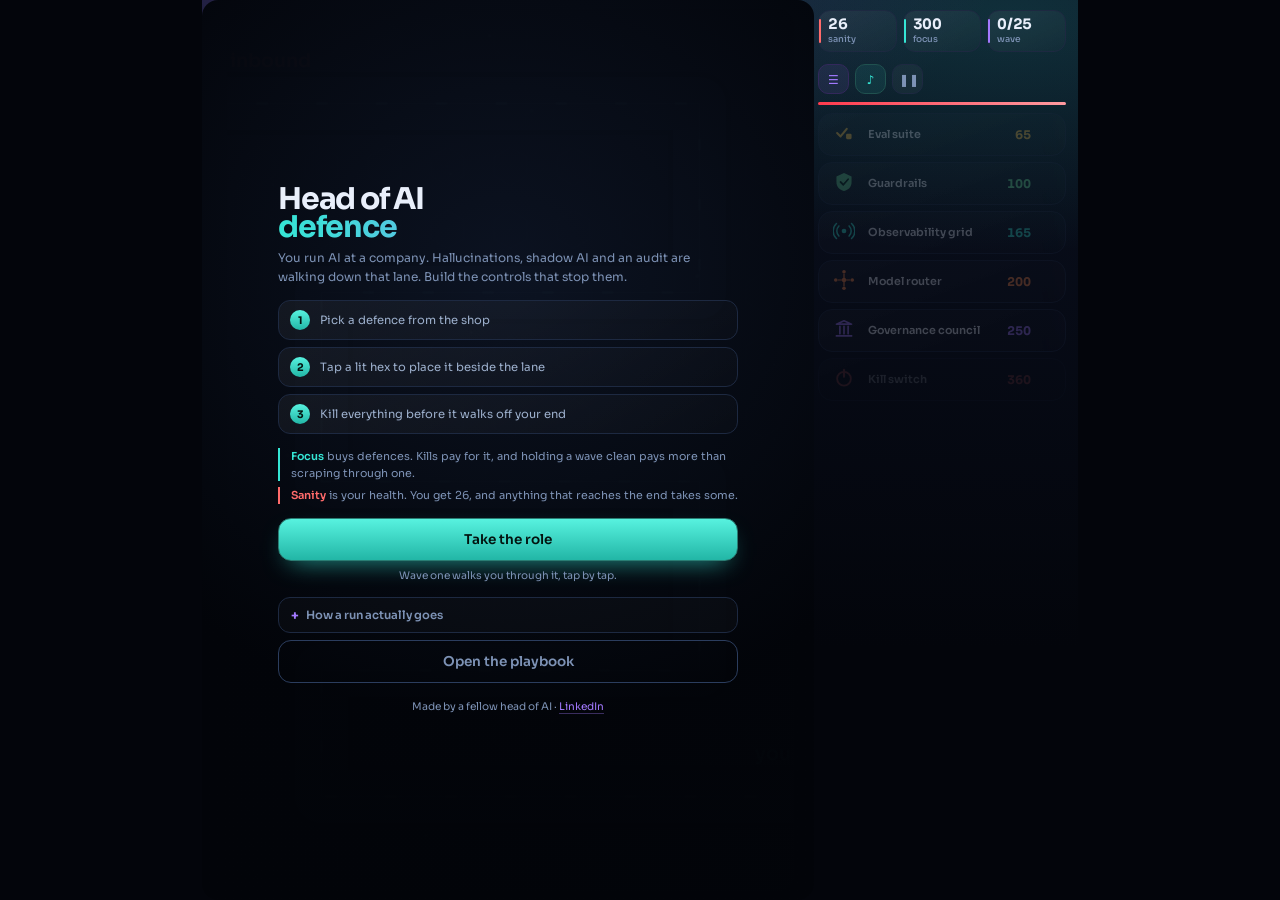
<file: index.html>
<!DOCTYPE html>
<html lang="en">
<head>
<meta charset="utf-8">
<meta name="viewport" content="width=device-width, initial-scale=1, maximum-scale=1, user-scalable=no, viewport-fit=cover">
<title>Head of AI: defence · an AI governance tower defence game</title>
<meta name="description" content="A free browser tower defence game about running AI inside a company. Hold off hallucinations, shadow AI, prompt injection and an EU AI Act audit across 25 waves.">
<meta name="keywords" content="tower defence game, tower defense game, AI governance, AI risk management, AI failure modes, hallucinations, shadow AI, prompt injection, model drift, EU AI Act, LLMOps, AI safety, browser game, free online game, no install, head of AI">
<meta name="author" content="geekyme">
<meta name="robots" content="index, follow, max-image-preview:large">
<link rel="canonical" href="https://geekyme.github.io/ai-tower-defense/">

<!-- Social preview. Absolute URLs: crawlers do not resolve relative ones reliably. -->
<meta property="og:type" content="website">
<meta property="og:site_name" content="Head of AI: defence">
<meta property="og:locale" content="en_GB">
<meta property="og:url" content="https://geekyme.github.io/ai-tower-defense/">
<meta property="og:title" content="Head of AI: defence · an AI governance tower defence game">
<meta property="og:description" content="Hold the line against hallucinations, shadow AI, the frozen middle and the EU AI Act audit. 25 waves, 37 real failure modes, and a lesson unlocked every wave you clear.">
<meta property="og:image" content="https://geekyme.github.io/ai-tower-defense/assets/og-game.png">
<meta property="og:image:type" content="image/png">
<meta property="og:image:width" content="1200">
<meta property="og:image:height" content="630">
<meta property="og:image:alt" content="Head of AI: defence. A tower defence board with defences covering a lane, beside the words hallucinations, shadow AI, prompt injection, the frozen middle and EU AI Act audit.">

<meta name="twitter:card" content="summary_large_image">
<meta name="twitter:title" content="Head of AI: defence · an AI governance tower defence game">
<meta name="twitter:description" content="Hold the line against hallucinations, shadow AI, the frozen middle and the EU AI Act audit. Every wave you clear unlocks a lesson.">
<meta name="twitter:image" content="https://geekyme.github.io/ai-tower-defense/assets/og-game.png">
<meta name="twitter:image:alt" content="Head of AI: defence. A tower defence board with defences covering a lane.">

<meta name="theme-color" content="#03050b">
<meta name="application-name" content="Head of AI: defence">
<meta name="apple-mobile-web-app-title" content="Head of AI">
<meta name="apple-mobile-web-app-capable" content="yes">
<meta name="mobile-web-app-capable" content="yes">
<meta name="apple-mobile-web-app-status-bar-style" content="black-translucent">
<link rel="icon" href="assets/favicon.svg" type="image/svg+xml">
<link rel="apple-touch-icon" href="assets/icon-180.png">
<link rel="manifest" href="site.webmanifest">
<link rel="author" href="https://www.linkedin.com/in/geekyme/">

<script type="application/ld+json">
{
  "@context": "https://schema.org",
  "@type": "VideoGame",
  "name": "Head of AI: defence",
  "url": "https://geekyme.github.io/ai-tower-defense/",
  "image": "https://geekyme.github.io/ai-tower-defense/assets/og-game.png",
  "description": "A tower defence game about running AI inside a company. Twenty five waves across five eras, where every threat is a real AI failure mode and every defence is a real control. Clearing a wave unlocks that wave's lesson.",
  "genre": ["Tower defence", "Strategy", "Educational game"],
  "keywords": "AI governance, AI risk, tower defence, browser game, EU AI Act, shadow AI, prompt injection",
  "gamePlatform": "Web browser",
  "applicationCategory": "GameApplication",
  "operatingSystem": "Any (modern web browser)",
  "playMode": "SinglePlayer",
  "inLanguage": "en",
  "isAccessibleForFree": true,
  "author": {
    "@type": "Person",
    "name": "geekyme",
    "url": "https://www.linkedin.com/in/geekyme/",
    "sameAs": ["https://github.com/geekyme"]
  },
  "offers": { "@type": "Offer", "price": "0", "priceCurrency": "USD", "availability": "https://schema.org/InStock" }
}
</script>

<link rel="preconnect" href="https://fonts.googleapis.com">
<link rel="preconnect" href="https://fonts.gstatic.com" crossorigin>
<link href="https://fonts.googleapis.com/css2?family=Sora:wght@400;500;600;700&display=swap" rel="stylesheet">
<link rel="stylesheet" href="styles/tokens.css">
<link rel="stylesheet" href="styles/game.css">
</head>
<body>
<div id="app">
  <div id="hud">
    <div class="stat" id="sanityStat"><b id="sanityVal">26</b><span>sanity</span></div>
    <div class="stat" id="focusStat"><b id="focusVal">300</b><span>focus</span></div>
    <div class="stat" id="waveStat"><b id="waveVal">0/25</b><span>wave</span></div>
    <div class="grow"></div>
    <a class="iconbtn" href="lessons.html" id="bookBtn" title="Playbook" aria-label="Open the playbook">☰</a>
    <button class="iconbtn on" id="sndBtn" type="button" title="Sound" aria-label="Toggle sound and music">♪</button>
    <button class="iconbtn" id="pauseBtn" type="button" title="Pause" aria-label="Pause">❚❚</button>
  </div>
  <div id="sanityTrack"><div id="sanityFill"></div></div>

  <div id="stage">
    <canvas id="cv"></canvas>

    <!--
      The bottom dock. Everything that floats over the board stacks in here so
      the sheets never cover the call-wave row, and so the board keeps as much
      clear space as the screen can spare.
    -->
    <div id="dock">
      <!--
        The first run's walkthrough. Names the next tap, waits for it, and
        holds the build clock while it does. Shown once, ever.
      -->
      <div id="coach" hidden>
        <b id="coachNum"></b>
        <div class="ct">
          <strong id="coachTitle"></strong>
          <span id="coachBody"></span>
        </div>
        <button id="coachSkip" type="button">Skip</button>
      </div>

      <!--
        While a defence is selected and still homeless: where it goes, and how
        to read up on it. Takes no pointer events, so it never blocks a tap.
      -->
      <div id="placeHint" hidden>
        <span id="phMain"></span>
        <em id="phMore"><i>i</i>tap the card again for details</em>
      </div>

      <div id="callRow">
        <button id="briefBtn" type="button">Brief</button>
        <button id="callBtn" type="button"><span>Start wave 1</span><small id="callBonus"></small></button>
      </div>

      <!--
        What a defence does. Nothing covers the board while you are simply
        choosing where to put one: this opens only when you tap the card you
        already have selected, and any tap outside closes it again.
      -->
      <div id="preview">
        <div class="r1">
          <div id="pvDot"></div><div id="pvName"></div><div id="pvCost"></div>
          <button id="pvX" type="button" aria-label="Close">✕</button>
        </div>
        <div id="pvBlurb"></div>
        <div id="pvNums"></div>
        <div class="tg" id="pvTags"></div>
        <div class="pvline good"><u>Use for</u><div id="pvGood"></div></div>
        <div class="pvline weak"><u>Blind to</u><div id="pvWeak"></div></div>
        <div id="pvHint"></div>
      </div>

      <!-- A placed defence: live stats, upgrade and sell. -->
      <div id="inspect">
        <div class="r1"><div id="insDot"></div><div id="insName"></div><div id="insLvl"></div></div>
        <div id="insBlurb"></div>
        <div id="insNums"></div>
        <div class="btns">
          <button id="upBtn" type="button">Upgrade</button>
          <button id="sellBtn" type="button">Sell</button>
          <button id="closeBtn" type="button" aria-label="Close">✕</button>
        </div>
      </div>
    </div>

    <!-- Menu, briefing, pause, defeat and victory all render in here. -->
    <div id="ov"><div id="ovScroll"><div id="ovBox"></div></div></div>
  </div>

  <div id="shop"></div>

  <!-- Start-up problems, shown here rather than as a black screen. -->
  <div id="oops" hidden></div>
</div>

<script>
/*
 * Start-up problems have to be visible. A module graph that fails to link
 * never runs a line of main.js, so nothing inside the game can report it and
 * the page would otherwise sit there black with no clue why. This is
 * deliberately plain, dependency-free script: it has to work on the days the
 * rest of the site does not.
 */
(function () {
  var told = false;

  /** Called by main.js for a start-up step that threw, and from here below. */
  window.gameProblem = function (label, detail) {
    if (told) return;
    told = true;
    var box = document.getElementById('oops');
    if (!box) return;
    box.innerHTML = '<b></b><span></span><button type="button">Reload</button>';
    box.firstChild.textContent = label;
    box.firstChild.nextSibling.textContent = String(detail || '');
    box.lastChild.onclick = function () { location.reload(); };
    box.hidden = false;
  };

  // Whatever failed first is the interesting one, including a link error in a
  // module, which reports here and nowhere else.
  var first = null;
  window.addEventListener('error', function (e) {
    if (first) return;
    if (e.message) {
      first = e.message + (e.filename ? '  (' + e.filename.split('/').pop() + ':' + e.lineno + ')' : '');
    } else if (e.target && e.target.src) {
      first = 'could not load ' + String(e.target.src).split('/').pop();
    }
  }, true);

  /*
   * Module scripts are deferred, so by DOMContentLoaded main.js has either
   * booted or failed, and a missing flag means failed. One reload first: it
   * revalidates every module, which fixes the half-updated cache a deploy can
   * leave behind. A second failure is a real fault, so say what it was.
   */
  window.addEventListener('DOMContentLoaded', function () {
    if (document.documentElement.hasAttribute('data-booted')) return;
    var key = 'head-of-ai-defence:reboot';
    var tried;
    try {
      tried = sessionStorage.getItem(key);
      sessionStorage.setItem(key, '1');
    } catch (e) {
      tried = '1';
    }
    if (!tried) {
      location.reload();
      return;
    }
    window.gameProblem('The game could not start', first || 'the code did not load');
  });
})();
</script>
<script type="module" src="src/main.js"></script>
</body>
</html>
</file>
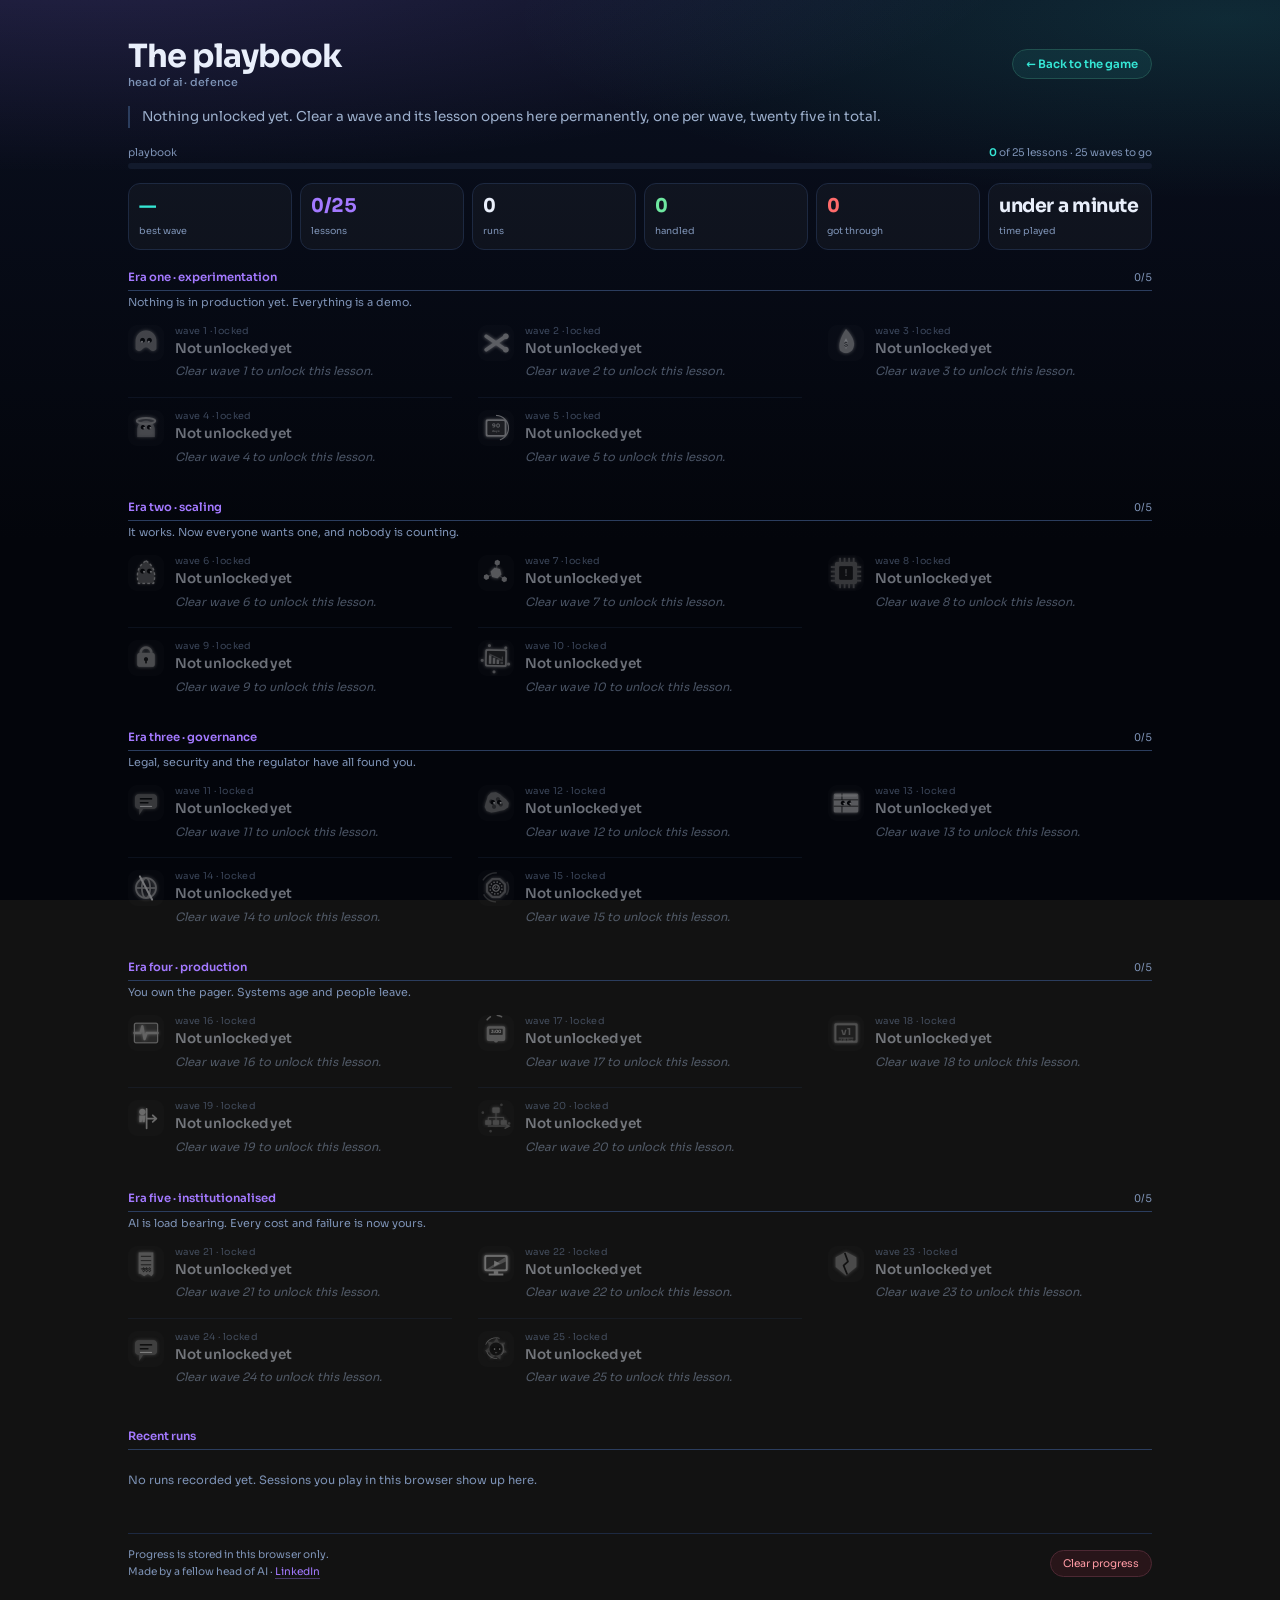
<file: lessons.html>
<!DOCTYPE html>
<html lang="en">
<head>
<meta charset="utf-8">
<meta name="viewport" content="width=device-width, initial-scale=1, viewport-fit=cover">
<title>The playbook · 25 lessons on running AI in a company</title>
<meta name="description" content="One lesson for every wave of Head of AI: defence, from evals and guardrails to observability, model routing, an AI governance council and a kill switch. Clear a wave to unlock its lesson.">
<meta name="keywords" content="AI governance playbook, AI risk lessons, LLM evals, guardrails, AI observability, model router, kill switch, shadow AI, prompt injection, EU AI Act, head of AI">
<meta name="author" content="geekyme">
<meta name="robots" content="index, follow, max-image-preview:large">
<link rel="canonical" href="https://geekyme.github.io/ai-tower-defense/lessons.html">

<!-- Social preview. Absolute URLs: crawlers do not resolve relative ones reliably. -->
<meta property="og:type" content="article">
<meta property="og:site_name" content="Head of AI: defence">
<meta property="og:locale" content="en_GB">
<meta property="og:url" content="https://geekyme.github.io/ai-tower-defense/lessons.html">
<meta property="og:title" content="The playbook · 25 lessons on running AI in a company">
<meta property="og:description" content="Evals, guardrails, observability, model routing, a governance council and a kill switch. One lesson per wave of Head of AI: defence, unlocked by surviving it.">
<meta property="og:image" content="https://geekyme.github.io/ai-tower-defense/assets/og-playbook.png">
<meta property="og:image:type" content="image/png">
<meta property="og:image:width" content="1200">
<meta property="og:image:height" content="630">
<meta property="og:image:alt" content="The playbook. A grid of 25 lesson tiles, the first twelve unlocked with a tick.">

<meta name="twitter:card" content="summary_large_image">
<meta name="twitter:title" content="The playbook · 25 lessons on running AI in a company">
<meta name="twitter:description" content="Evals, guardrails, observability, model routing, a governance council and a kill switch. One lesson per wave, unlocked by surviving it.">
<meta name="twitter:image" content="https://geekyme.github.io/ai-tower-defense/assets/og-playbook.png">
<meta name="twitter:image:alt" content="The playbook. A grid of 25 lesson tiles, the first twelve unlocked with a tick.">

<meta name="theme-color" content="#03050b">
<meta name="apple-mobile-web-app-title" content="Head of AI">
<link rel="icon" href="assets/favicon.svg" type="image/svg+xml">
<link rel="apple-touch-icon" href="assets/icon-180.png">
<link rel="manifest" href="site.webmanifest">
<link rel="author" href="https://www.linkedin.com/in/geekyme/">

<script type="application/ld+json">
{
  "@context": "https://schema.org",
  "@type": "CollectionPage",
  "name": "The playbook",
  "url": "https://geekyme.github.io/ai-tower-defense/lessons.html",
  "image": "https://geekyme.github.io/ai-tower-defense/assets/og-playbook.png",
  "description": "Twenty five lessons on running AI inside a company, one for each wave of Head of AI: defence.",
  "inLanguage": "en",
  "isPartOf": {
    "@type": "VideoGame",
    "name": "Head of AI: defence",
    "url": "https://geekyme.github.io/ai-tower-defense/"
  }
}
</script>

<link rel="preconnect" href="https://fonts.googleapis.com">
<link rel="preconnect" href="https://fonts.gstatic.com" crossorigin>
<link href="https://fonts.googleapis.com/css2?family=Sora:wght@400;500;600;700&display=swap" rel="stylesheet">
<link rel="stylesheet" href="styles/tokens.css">
<link rel="stylesheet" href="styles/lessons.css">
</head>
<body>
<div class="wrap">
  <header class="top">
    <h1>The playbook<em>head of ai · defence</em></h1>
    <a class="back" href="index.html">← Back to the game</a>
  </header>

  <div id="summary"></div>
  <main id="lessons"></main>
  <section class="history" id="history"></section>

  <footer class="foot">
    <div>
      <span>Progress is stored in this browser only.</span>
      <span id="credit"></span>
    </div>
    <button class="danger" id="reset" type="button">Clear progress</button>
  </footer>
</div>

<script type="module" src="src/lessons-page.js"></script>
</body>
</html>
</file>
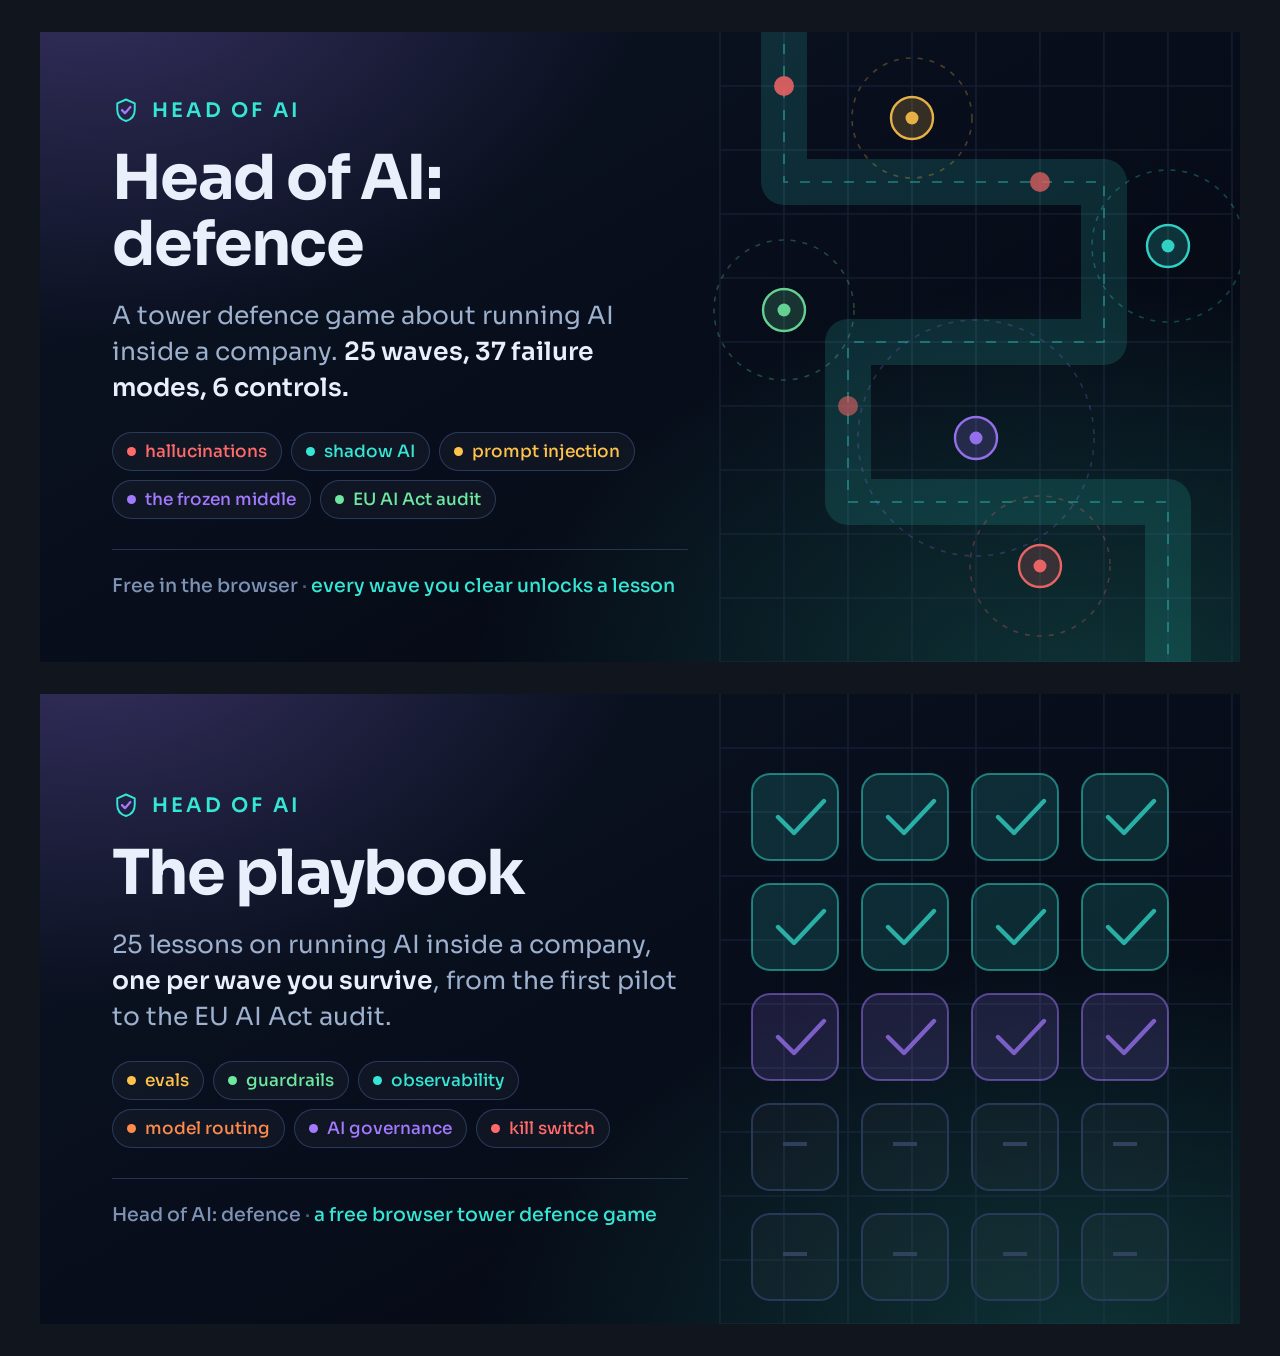
<file: scripts/og-card.html>
<!DOCTYPE html>
<html lang="en">
<head>
<meta charset="utf-8">
<title>Share cards · Head of AI: defence</title>
<!--
  Source art for the social preview images.

  Two 1200x630 cards, one per page of the site. Open this file in a browser and
  screenshot each card, or render both with the one-liner in the README:

    node scripts/render-og.mjs

  The rendered PNGs live at assets/og-game.png and assets/og-playbook.png and
  are what index.html and lessons.html point og:image at.
-->
<link rel="preconnect" href="https://fonts.googleapis.com">
<link rel="preconnect" href="https://fonts.gstatic.com" crossorigin>
<link href="https://fonts.googleapis.com/css2?family=Sora:wght@400;500;600;700&display=swap" rel="stylesheet">
<style>
  :root {
    --void: #03050b;
    --text: #e9effb;
    --dim: #7d92b5;
    --body: #9db0cd;
    --cyan: #35e6d5;
    --violet: #a379ff;
    --amber: #ffc24b;
    --mint: #6ee7a0;
    --coral: #ff6b6b;
    --orange: #ff8a4b;
  }
  * { box-sizing: border-box; margin: 0; }
  body {
    background: #11151d;
    font-family: 'Sora', ui-sans-serif, system-ui, sans-serif;
    display: flex;
    flex-direction: column;
    align-items: center;
    gap: 32px;
    padding: 32px;
  }

  .card {
    position: relative;
    width: 1200px;
    height: 630px;
    overflow: hidden;
    background:
      radial-gradient(900px 620px at 88% 108%, rgba(53, 230, 213, .20), transparent 70%),
      radial-gradient(820px 560px at 4% -12%, rgba(163, 121, 255, .28), transparent 68%),
      linear-gradient(150deg, #0c1424 0%, #070d1a 52%, #04070e 100%);
    color: var(--text);
    display: flex;
    align-items: center;
  }

  /* The board sits behind everything on the right, bleeding off the edge. */
  .board { position: absolute; right: -60px; top: -40px; opacity: .9; }

  .body {
    position: relative;
    padding: 0 72px;
    width: 720px;
    height: 100%;
    display: flex;
    flex-direction: column;
    justify-content: center;
  }

  .eyebrow {
    display: flex;
    align-items: center;
    gap: 12px;
    font-size: 20px;
    font-weight: 600;
    letter-spacing: .16em;
    color: var(--cyan);
    margin-bottom: 22px;
  }
  .eyebrow svg { flex: 0 0 auto; }

  h1 {
    font-size: 62px;
    font-weight: 700;
    letter-spacing: -.028em;
    line-height: 1.06;
  }

  .sub {
    font-size: 25px;
    font-weight: 400;
    line-height: 1.44;
    color: var(--body);
    margin-top: 20px;
    max-width: 570px;
  }
  .sub b { color: var(--text); font-weight: 600; }

  .chips { display: flex; flex-wrap: wrap; gap: 9px; margin-top: 26px; max-width: 580px; }
  .chip {
    font-size: 17px;
    font-weight: 500;
    padding: 8px 14px;
    border-radius: 999px;
    border: 1px solid rgba(43, 61, 94, .95);
    background: rgba(255, 255, 255, .035);
    color: #c9d6ea;
    display: flex;
    align-items: center;
    gap: 9px;
  }
  .chip i { width: 9px; height: 9px; border-radius: 50%; background: currentColor; }

  .foot {
    margin-top: 30px;
    padding-top: 24px;
    border-top: 1px solid rgba(43, 61, 94, .8);
    max-width: 580px;
    font-size: 19px;
    font-weight: 500;
    color: var(--dim);
  }
  .foot span { color: var(--cyan); }
  .foot em { font-style: normal; color: #4d5f7d; }
</style>
</head>
<body>

<!-- assets/og-game.png -->
<div class="card" id="game">
  <svg class="board" width="620" height="710" viewBox="0 0 620 710" fill="none" aria-hidden="true">
    <g opacity=".4" stroke="#2b3d5e" stroke-width="1.7">
      <!-- 9 x 14 board, the same grid the game plays on -->
      <g id="cols">
        <path d="M40 30V690M104 30V690M168 30V690M232 30V690M296 30V690M360 30V690M424 30V690M488 30V690M552 30V690"/>
      </g>
      <path d="M40 30H552M40 94H552M40 158H552M40 222H552M40 286H552M40 350H552M40 414H552M40 478H552M40 542H552M40 606H552M40 670H552"/>
    </g>
    <!-- the lane threats walk down -->
    <path d="M104 30V190H424V350H168V510H488V690" stroke="#35e6d5" stroke-opacity=".16" stroke-width="46" stroke-linejoin="round" stroke-linecap="round"/>
    <path d="M104 30V190H424V350H168V510H488V690" stroke="#35e6d5" stroke-opacity=".38" stroke-width="2" stroke-linejoin="round" stroke-dasharray="10 12"/>
    <!-- defences on the board, with their range -->
    <g fill="none" stroke-width="1.6" stroke-dasharray="5 7">
      <circle cx="232" cy="126" r="60" stroke="#ffc24b" stroke-opacity=".3"/>
      <circle cx="488" cy="254" r="76" stroke="#35e6d5" stroke-opacity=".3"/>
      <circle cx="296" cy="446" r="118" stroke="#a379ff" stroke-opacity=".26"/>
      <circle cx="360" cy="574" r="70" stroke="#ff6b6b" stroke-opacity=".3"/>
      <circle cx="104" cy="318" r="70" stroke="#6ee7a0" stroke-opacity=".3"/>
    </g>
    <g>
      <circle cx="232" cy="126" r="21" fill="#ffc24b" fill-opacity=".2" stroke="#ffc24b" stroke-width="2.4"/>
      <circle cx="232" cy="126" r="6.5" fill="#ffc24b"/>
      <circle cx="488" cy="254" r="21" fill="#35e6d5" fill-opacity=".2" stroke="#35e6d5" stroke-width="2.4"/>
      <circle cx="488" cy="254" r="6.5" fill="#35e6d5"/>
      <circle cx="296" cy="446" r="21" fill="#a379ff" fill-opacity=".2" stroke="#a379ff" stroke-width="2.4"/>
      <circle cx="296" cy="446" r="6.5" fill="#a379ff"/>
      <circle cx="360" cy="574" r="21" fill="#ff6b6b" fill-opacity=".2" stroke="#ff6b6b" stroke-width="2.4"/>
      <circle cx="360" cy="574" r="6.5" fill="#ff6b6b"/>
      <circle cx="104" cy="318" r="21" fill="#6ee7a0" fill-opacity=".2" stroke="#6ee7a0" stroke-width="2.4"/>
      <circle cx="104" cy="318" r="6.5" fill="#6ee7a0"/>
    </g>
    <!-- threats walking the lane -->
    <g fill="#ff6b6b">
      <circle cx="104" cy="94" r="10" fill-opacity=".9"/>
      <circle cx="360" cy="190" r="10" fill-opacity=".75"/>
      <circle cx="168" cy="414" r="10" fill-opacity=".6"/>
    </g>
  </svg>

  <div class="body">
    <div class="eyebrow">
      <svg width="28" height="28" viewBox="0 0 32 32" aria-hidden="true">
        <path d="M16 4l10 4.5v7.2C26 22.5 21.8 27 16 28.6 10.2 27 6 22.5 6 15.7V8.5z" fill="none" stroke="#35e6d5" stroke-width="2.2" stroke-linejoin="round"/>
        <path d="M11.4 16.2l3.4 3.4 6.2-7" fill="none" stroke="#a379ff" stroke-width="2.6" stroke-linecap="round" stroke-linejoin="round"/>
      </svg>
      HEAD OF AI
    </div>
    <h1>Head of AI:<br>defence</h1>
    <p class="sub">A tower defence game about running AI inside a company. <b>25 waves, 37 failure modes, 6 controls.</b></p>
    <div class="chips">
      <div class="chip" style="color:#ff6b6b"><i></i>hallucinations</div>
      <div class="chip" style="color:#35e6d5"><i></i>shadow AI</div>
      <div class="chip" style="color:#ffc24b"><i></i>prompt injection</div>
      <div class="chip" style="color:#a379ff"><i></i>the frozen middle</div>
      <div class="chip" style="color:#6ee7a0"><i></i>EU AI Act audit</div>
    </div>
    <div class="foot">Free in the browser <em>·</em> <span>every wave you clear unlocks a lesson</span></div>
  </div>
</div>

<!-- assets/og-playbook.png -->
<div class="card playbook" id="playbook">
  <svg class="board" width="620" height="710" viewBox="0 0 620 710" fill="none" aria-hidden="true">
    <g opacity=".4" stroke="#2b3d5e" stroke-width="1.7">
      <path d="M40 30V690M104 30V690M168 30V690M232 30V690M296 30V690M360 30V690M424 30V690M488 30V690M552 30V690"/>
      <path d="M40 30H552M40 94H552M40 158H552M40 222H552M40 286H552M40 350H552M40 414H552M40 478H552M40 542H552M40 606H552M40 670H552"/>
    </g>
    <!-- 25 lesson tiles, the first sixteen unlocked -->
    <g>
      <g fill="#35e6d5" fill-opacity=".16" stroke="#35e6d5" stroke-opacity=".55" stroke-width="2">
        <rect x="72" y="120" width="86" height="86" rx="18"/>
        <rect x="182" y="120" width="86" height="86" rx="18"/>
        <rect x="292" y="120" width="86" height="86" rx="18"/>
        <rect x="402" y="120" width="86" height="86" rx="18"/>
        <rect x="72" y="230" width="86" height="86" rx="18"/>
        <rect x="182" y="230" width="86" height="86" rx="18"/>
        <rect x="292" y="230" width="86" height="86" rx="18"/>
        <rect x="402" y="230" width="86" height="86" rx="18"/>
      </g>
      <g fill="#a379ff" fill-opacity=".16" stroke="#a379ff" stroke-opacity=".55" stroke-width="2">
        <rect x="72" y="340" width="86" height="86" rx="18"/>
        <rect x="182" y="340" width="86" height="86" rx="18"/>
        <rect x="292" y="340" width="86" height="86" rx="18"/>
        <rect x="402" y="340" width="86" height="86" rx="18"/>
      </g>
      <g fill="#ffffff" fill-opacity=".03" stroke="#2b3d5e" stroke-width="2">
        <rect x="72" y="450" width="86" height="86" rx="18"/>
        <rect x="182" y="450" width="86" height="86" rx="18"/>
        <rect x="292" y="450" width="86" height="86" rx="18"/>
        <rect x="402" y="450" width="86" height="86" rx="18"/>
        <rect x="72" y="560" width="86" height="86" rx="18"/>
        <rect x="182" y="560" width="86" height="86" rx="18"/>
        <rect x="292" y="560" width="86" height="86" rx="18"/>
        <rect x="402" y="560" width="86" height="86" rx="18"/>
      </g>
      <g stroke="#35e6d5" stroke-width="4.4" stroke-linecap="round" stroke-linejoin="round" fill="none" opacity=".8">
        <path d="M98 163l16 16 30-32"/><path d="M208 163l16 16 30-32"/><path d="M318 163l16 16 30-32"/><path d="M428 163l16 16 30-32"/>
        <path d="M98 273l16 16 30-32"/><path d="M208 273l16 16 30-32"/><path d="M318 273l16 16 30-32"/><path d="M428 273l16 16 30-32"/>
      </g>
      <g stroke="#a379ff" stroke-width="4.4" stroke-linecap="round" stroke-linejoin="round" fill="none" opacity=".8">
        <path d="M98 383l16 16 30-32"/><path d="M208 383l16 16 30-32"/><path d="M318 383l16 16 30-32"/><path d="M428 383l16 16 30-32"/>
      </g>
      <g stroke="#3a4a68" stroke-width="4" fill="none" opacity=".9">
        <path d="M103 490h24M213 490h24M323 490h24M433 490h24"/>
        <path d="M103 600h24M213 600h24M323 600h24M433 600h24"/>
      </g>
    </g>
  </svg>

  <div class="body">
    <div class="eyebrow">
      <svg width="28" height="28" viewBox="0 0 32 32" aria-hidden="true">
        <path d="M16 4l10 4.5v7.2C26 22.5 21.8 27 16 28.6 10.2 27 6 22.5 6 15.7V8.5z" fill="none" stroke="#35e6d5" stroke-width="2.2" stroke-linejoin="round"/>
        <path d="M11.4 16.2l3.4 3.4 6.2-7" fill="none" stroke="#a379ff" stroke-width="2.6" stroke-linecap="round" stroke-linejoin="round"/>
      </svg>
      HEAD OF AI
    </div>
    <h1>The playbook</h1>
    <p class="sub">25 lessons on running AI inside a company, <b>one per wave you survive</b>, from the first pilot to the EU AI Act audit.</p>
    <div class="chips">
      <div class="chip" style="color:#ffc24b"><i></i>evals</div>
      <div class="chip" style="color:#6ee7a0"><i></i>guardrails</div>
      <div class="chip" style="color:#35e6d5"><i></i>observability</div>
      <div class="chip" style="color:#ff8a4b"><i></i>model routing</div>
      <div class="chip" style="color:#a379ff"><i></i>AI governance</div>
      <div class="chip" style="color:#ff6b6b"><i></i>kill switch</div>
    </div>
    <div class="foot">Head of AI: defence <em>·</em> <span>a free browser tower defence game</span></div>
  </div>
</div>

</body>
</html>
</file>
<file: styles/tokens.css>
/* Design tokens and the reset shared by the game and the playbook. */

:root {
  --void: #03050b;
  --panel: #0e1524;
  --line: #1d2941;
  --line2: #2b3d5e;
  --text: #e9effb;
  --dim: #7d92b5;
  --body: #9db0cd;

  --cyan: #35e6d5;
  --violet: #a379ff;
  --amber: #ffc24b;
  --mint: #6ee7a0;
  --coral: #ff6b6b;

  --font: 'Sora', ui-sans-serif, system-ui, -apple-system, 'Segoe UI', Roboto, sans-serif;
  color-scheme: dark;
}

* {
  box-sizing: border-box;
  -webkit-tap-highlight-color: transparent;
}

html, body {
  height: 100%;
  margin: 0;
}

body {
  background: var(--void);
  color: var(--text);
  font-family: var(--font);
}

a { color: var(--cyan); }

/* Buttons rendered as links, so an <a> and a <button> can sit side by side. */
.btn {
  display: block;
  width: 100%;
  text-align: center;
  text-decoration: none;
  font-family: inherit;
  font-size: 13.5px;
  font-weight: 600;
  padding: 12px;
  border-radius: 13px;
  cursor: pointer;
  border: 1px solid #2a7d73;
  color: #03130f;
  background: linear-gradient(180deg, #57f2df, #22b6a6);
}

.btn.ghost {
  background: transparent;
  border-color: var(--line2);
  color: var(--dim);
  margin-top: 7px;
  box-shadow: none;
}

/* Campaign progress bar, used on both pages. */
.progrow {
  display: flex;
  justify-content: space-between;
  gap: 10px;
  font-size: 10.5px;
  color: var(--dim);
  margin-bottom: 4px;
}
.progrow b { color: var(--cyan); font-weight: 600; }

.prog {
  height: 6px;
  border-radius: 6px;
  background: #121a2c;
  overflow: hidden;
  margin-bottom: 14px;
}
.prog i {
  display: block;
  height: 100%;
  border-radius: 6px;
  background: linear-gradient(90deg, var(--cyan), var(--violet));
  transition: width .4s ease;
}

/* Lesson cards, shared by the victory screen and the playbook page. */
.ls {
  display: flex;
  gap: 11px;
  align-items: flex-start;
  padding: 12px 0;
  border-top: 1px solid rgba(43, 61, 94, .5);
}
.ls:first-of-type { border-top: 0; }
.ls img {
  border-radius: 9px;
  background: rgba(255, 255, 255, .03);
  flex: 0 0 auto;
}
.ls-body { min-width: 0; }
.ls-meta {
  font-size: 9.5px;
  letter-spacing: .04em;
  text-transform: lowercase;
  color: var(--dim);
  margin-bottom: 3px;
}
.ls h3 {
  font-size: 13.5px;
  font-weight: 600;
  line-height: 1.35;
  margin: 0 0 5px;
  letter-spacing: -.01em;
}
.ls p {
  font-size: 11.5px;
  line-height: 1.55;
  color: var(--body);
  margin: 0 0 4px;
}
.ls p u {
  display: block;
  text-decoration: none;
  font-size: 9px;
  letter-spacing: .06em;
  text-transform: uppercase;
  font-weight: 700;
  margin-bottom: 2px;
}
.ls-counter u { color: var(--cyan); }
.ls-lesson u { color: var(--violet); }
.ls-locked { color: var(--dim); font-style: italic; }

.ls.locked { opacity: .45; }
.ls.locked img { filter: grayscale(1); }

.ls-era { margin-bottom: 18px; }
.ls-era-head {
  display: flex;
  align-items: baseline;
  justify-content: space-between;
  gap: 10px;
  border-bottom: 1px solid var(--line2);
  padding-bottom: 6px;
  margin-bottom: 4px;
}
.ls-era-head h2 {
  font-size: 11.5px;
  font-weight: 600;
  color: var(--violet);
  margin: 0;
}
.ls-era-head span {
  font-size: 10.5px;
  color: var(--dim);
  font-variant-numeric: tabular-nums;
}
.ls-era-sub {
  font-size: 11px;
  color: var(--dim);
  margin: 0 0 4px;
}

/* Author byline. Quiet, and never competing with a call to action. */
.credit {
  font-size: 10.5px;
  line-height: 1.5;
  color: var(--dim);
  text-align: center;
  margin: 16px 0 0;
}
.credit a {
  color: var(--violet);
  text-decoration: none;
  border-bottom: 1px solid rgba(163, 121, 255, .35);
}
.credit a:hover { border-bottom-color: var(--violet); }

@media (prefers-reduced-motion: reduce) {
  * { transition: none !important; }
}
</file>
<file: styles/game.css>
/* The game board, HUD, shop and overlay screens. Loaded after tokens.css. */

body {
  overflow: hidden;
  overscroll-behavior: none;
  touch-action: none;
}

/*
 * One grid, three layouts. The children never move in the DOM — only which
 * grid area they land in — so `phone` stacks them and `rail` puts the HUD and
 * shop beside a full-height board. See the media queries at the foot of this
 * file.
 */
#app {
  position: fixed;
  inset: 0;
  display: grid;
  grid-template-columns: 1fr;
  grid-template-rows: auto auto minmax(0, 1fr) auto;
  grid-template-areas: 'hud' 'track' 'stage' 'shop';
  max-width: 540px;
  margin: 0 auto;
  padding-top: env(safe-area-inset-top);
  padding-bottom: env(safe-area-inset-bottom);
  background:
    radial-gradient(130% 55% at 12% -8%, rgba(163, 121, 255, .22), transparent 62%),
    radial-gradient(115% 45% at 92% 2%, rgba(53, 230, 213, .15), transparent 58%),
    linear-gradient(180deg, #0a1020 0%, var(--void) 72%);
}


#hud{grid-area:hud;display:flex;align-items:stretch;flex-wrap:wrap;gap:5px;padding:8px 10px 5px}
.stat{position:relative;display:flex;flex-direction:column;gap:1px;padding:6px 9px 6px 10px;border-radius:12px;
  background:linear-gradient(155deg,rgba(255,255,255,.06),rgba(255,255,255,.012));border:1px solid var(--line)}
.stat::before{content:'';position:absolute;left:0;top:8px;bottom:8px;width:2px;border-radius:2px;background:currentColor}
.stat b{font-size:14.5px;font-weight:700;letter-spacing:-.02em;font-variant-numeric:tabular-nums;line-height:1.05;color:var(--text)}
.stat span{font-size:9px;color:var(--dim);font-weight:500}
#sanityStat{color:var(--coral)}#focusStat{color:var(--cyan)}#waveStat{color:var(--violet)}
#hud .grow{flex:1}
.iconbtn{width:31px;flex:0 0 auto;border-radius:10px;cursor:pointer;background:rgba(255,255,255,.04);
  border:1px solid var(--line);color:var(--dim);font-size:12px;font-family:inherit;display:grid;place-items:center;
  text-decoration:none}
#bookBtn{color:var(--violet);border-color:#33285c;background:rgba(163,121,255,.09)}
.iconbtn.on{color:var(--cyan);border-color:#20514f;background:rgba(53,230,213,.09)}
#sanityTrack{grid-area:track;height:3px;margin:0 10px 4px;background:#121a2c;border-radius:3px;overflow:hidden}
#sanityFill{height:100%;width:100%;background:linear-gradient(90deg,#ff3b4e,#ff9aa0);transition:width .3s}

#stage{grid-area:stage;position:relative;display:grid;place-items:center;min-height:0;padding:0 5px}
canvas#cv{display:block;border-radius:16px;touch-action:none}

/*
 * The dock stacks everything that floats over the board against the bottom of
 * the stage, so the sheets and the call-wave row can never cover each other.
 * The stage is usually taller than the board, and the dock spends that slack
 * first: on a phone the strip sits under the board rather than on it.
 */
#dock{position:absolute;left:0;right:0;bottom:0;z-index:6;pointer-events:none;
  display:flex;flex-direction:column;align-items:center;gap:6px;padding:0 5px 3px}
#dock>*{width:min(100%, calc(var(--board-w, 540px) - 12px))}

#callRow{display:flex;justify-content:center;gap:7px}
#callRow button{pointer-events:auto;cursor:pointer;font-family:inherit;border-radius:999px;font-size:12.5px;font-weight:600;
  padding:9px 16px;display:flex;align-items:center;gap:7px;box-shadow:0 8px 24px rgba(0,0,0,.5)}
#callBtn{border:1px solid #237068;color:#c9fff8;background:linear-gradient(180deg,rgba(30,116,107,.96),rgba(11,48,45,.96))}
#callBtn small{color:#5fd8c8;font-weight:500;font-size:10.5px}
#briefBtn{border:1px solid var(--line2);color:var(--dim);background:rgba(14,21,36,.92)}
#callRow.hidden{display:none}

/*
 * The first run's walkthrough. Sits at the top of the dock, above the
 * placement strip and the call row, so it never covers the thing it is asking
 * you to tap, and only the dismiss button takes pointer events. It wraps
 * rather than squeezing, so the one bar works under a phone's board and inside
 * the 178px rail on a desktop.
 */
#coach{display:flex;align-items:center;flex-wrap:wrap;gap:6px 10px;
  pointer-events:none;padding:8px 10px;border-radius:14px;
  border:1px solid #3d3168;background:linear-gradient(180deg,rgba(30,22,58,.97),rgba(12,9,26,.97));
  backdrop-filter:blur(7px);box-shadow:0 10px 30px rgba(0,0,0,.55);animation:hintIn .22s ease-out}
#coach[hidden]{display:none}
#coachNum{flex:0 0 auto;font-size:9.5px;font-weight:700;font-variant-numeric:tabular-nums;
  color:var(--violet);border:1px solid #3d3168;border-radius:20px;padding:3px 7px;
  background:rgba(163,121,255,.12)}
#coach .ct{flex:1 1 150px;min-width:0}
#coachTitle{display:block;font-size:11.5px;font-weight:600;color:var(--text);line-height:1.3}
#coachBody{display:block;font-size:10.5px;line-height:1.45;color:var(--body)}
#coachBody b{color:var(--text);font-weight:600}
#coachSkip{flex:0 0 auto;margin-left:auto;pointer-events:auto;cursor:pointer;font-family:inherit;
  font-size:10px;font-weight:600;color:var(--dim);padding:5px 10px;border-radius:20px;
  border:1px solid var(--line2);background:rgba(255,255,255,.04)}
/* A screen owns the whole board, so the walkthrough waits behind it. */
#app.screen #coach{display:none}

/*
 * Spotlights. The walkthrough names a thing to tap; these are what make it
 * findable without a word of "the row at the bottom of your screen". Glow
 * only — lifting the shop out of its layer would let it paint over the dock,
 * which is where the walkthrough itself lives.
 */
#app.spot-shop #shop{border-radius:16px;animation:spotGlow 1.9s ease-in-out infinite}
#app.spot-call #callBtn{animation:spotGlow 1.9s ease-in-out infinite}
.card.coachmark{animation:spotCard 1.9s ease-in-out infinite}
@keyframes spotGlow{0%,100%{box-shadow:0 0 0 0 rgba(163,121,255,0)}
  50%{box-shadow:0 0 0 2px rgba(163,121,255,.55),0 0 22px -2px rgba(163,121,255,.6)}}
@keyframes spotCard{0%,100%{box-shadow:0 0 0 1px currentColor inset}
  50%{box-shadow:0 0 0 1px currentColor inset,0 0 20px -3px currentColor}}

/*
 * The placement strip. A lit hex on the board means nothing until something
 * says what it is for, and nothing at all hints that a selected card will open
 * up if you tap it a second time, so both are spelled out here for as long as
 * a defence is waiting to be placed. It takes no pointer events: it sits over
 * the board on a short screen and must never eat a tap meant for a plot.
 */
#placeHint{display:flex;align-items:center;justify-content:center;gap:3px 10px;flex-wrap:wrap;
  pointer-events:none;font-size:10.5px;line-height:1.3;padding:5px 12px;border-radius:999px;
  border:1px solid currentColor;background:rgba(9,14,25,.82);backdrop-filter:blur(7px);
  box-shadow:0 8px 24px rgba(0,0,0,.5);animation:hintIn .22s ease-out}
#placeHint[hidden]{display:none}
#phMain b{font-weight:700}
#phMore{font-style:normal;display:flex;align-items:center;gap:5px;color:var(--dim)}
#phMore i{font-style:normal;display:grid;place-items:center;width:13px;height:13px;flex:0 0 auto;
  border-radius:50%;font-size:8.5px;font-weight:700;border:1px solid currentColor}
/* A screen owns the whole board, so nothing about placing anything applies. */
#app.screen #placeHint{display:none}
@keyframes hintIn{from{opacity:0;transform:translateY(6px)}to{opacity:1;transform:none}}

#inspect{display:none;pointer-events:auto;padding:11px 12px;border-radius:16px;
  background:linear-gradient(180deg,rgba(19,28,46,.98),rgba(9,14,25,.98));border:1px solid var(--line2);
  backdrop-filter:blur(10px);box-shadow:0 14px 40px rgba(0,0,0,.6)}
#inspect.show{display:block}
#inspect,#preview{max-height:calc(var(--board-h, 70vh) - 14px);overflow-y:auto;overscroll-behavior:contain}
#inspect .r1{display:flex;align-items:center;gap:8px;margin-bottom:6px}
#insDot{width:22px;height:22px;border-radius:7px;flex:0 0 auto;display:grid;place-items:center}
#insName{font-size:13.5px;font-weight:600;flex:1}
#insLvl{font-size:10.5px;color:var(--dim)}
#insBlurb{font-size:11px;color:#9db0cd;line-height:1.5;margin-bottom:5px}
#insNums{font-size:10.5px;color:var(--dim);margin-bottom:9px;display:flex;gap:11px;flex-wrap:wrap}
#insNums i{font-style:normal;color:var(--text);font-weight:600}
#inspect .btns{display:flex;gap:6px}
#inspect button{flex:1;font-family:inherit;font-size:12px;font-weight:600;padding:9px;border-radius:11px;cursor:pointer;
  border:1px solid var(--line2);background:rgba(255,255,255,.04);color:var(--text)}
#upBtn{border-color:#237068;background:linear-gradient(180deg,rgba(30,116,107,.9),rgba(12,52,49,.9));color:#c9fff8}
#upBtn:disabled{opacity:.35;background:rgba(255,255,255,.03);border-color:var(--line);color:var(--dim)}
#sellBtn{flex:0 0 74px;color:#ff9aa4;border-color:#4d2833;background:rgba(80,26,38,.5)}
#closeBtn{flex:0 0 40px;color:var(--dim)}


/*
 * Only ever open because you asked for it — a tap on the card you already have
 * selected — and any tap outside closes it, so it is never between you and a
 * plot you were aiming for.
 */
#preview{display:none;pointer-events:auto;padding:11px 12px;border-radius:16px;
  background:linear-gradient(180deg,rgba(19,28,46,.98),rgba(9,14,25,.98));border:1px solid var(--line2);
  backdrop-filter:blur(10px);box-shadow:0 14px 40px rgba(0,0,0,.6)}
#preview.show{display:block}
#preview .r1{display:flex;align-items:center;gap:7px;margin-bottom:6px}
#pvDot{width:26px;height:26px;border-radius:8px;flex:0 0 auto;display:grid;place-items:center}
#pvName{font-size:13px;font-weight:600;line-height:1.25;flex:1 1 60px;min-width:0}
#pvCost{font-size:12.5px;font-weight:700;font-variant-numeric:tabular-nums;white-space:nowrap}
#pvCost.poor{color:#ff8a95}
#pvX{width:24px;height:24px;flex:0 0 auto;border-radius:8px;border:1px solid var(--line2);
  background:rgba(255,255,255,.04);color:var(--dim);font-family:inherit;font-size:11px;cursor:pointer}
#pvHint{font-size:10px;color:var(--dim);line-height:1.45;margin-top:8px;padding-top:7px;
  border-top:1px solid rgba(43,61,94,.6)}
#pvHint.warn{color:#ff9aa4}
#pvBlurb{font-size:11.5px;color:#9db0cd;line-height:1.5;margin-bottom:7px}
#pvNums{font-size:10.5px;color:var(--dim);display:flex;gap:11px;flex-wrap:wrap;margin-bottom:8px}
#pvNums i{font-style:normal;color:var(--text);font-weight:600}
#preview .tg{display:flex;gap:4px;flex-wrap:wrap;margin-bottom:8px}
#preview .tg em{font-style:normal;font-size:9px;padding:2px 7px;border-radius:20px;
  border:1px solid currentColor;opacity:.85}
.pvline{display:flex;gap:7px;font-size:11px;line-height:1.45;margin-bottom:5px}
.pvline u{text-decoration:none;flex:0 0 auto;font-weight:700;font-size:10px;padding-top:1px}
.pvline.good u{color:var(--mint)}.pvline.good div{color:#9fd6b6}
.pvline.weak u{color:var(--coral)}.pvline.weak div{color:#d5a3ab}

#shop{grid-area:shop;display:flex;gap:6px;padding:7px 9px 11px;overflow-x:auto;scrollbar-width:none;
  transition:opacity .25s}
/* A screen, or a wave clearing, takes the shop out of play until it is done. */
#app.screen #shop{opacity:.25;pointer-events:none}
#shop::-webkit-scrollbar{display:none}
.card{position:relative;flex:0 0 84px;cursor:pointer;text-align:left;font-family:inherit;color:var(--text);
  padding:7px;border-radius:14px;border:1px solid var(--line);overflow:hidden;
  background:linear-gradient(160deg,rgba(255,255,255,.06),rgba(255,255,255,.015))}
.card::after{content:'';position:absolute;inset:-40% -60% auto auto;width:86px;height:86px;border-radius:50%;
  background:currentColor;opacity:.14;filter:blur(22px)}
.card .g{height:28px;margin-bottom:3px;position:relative}
.card .nm{font-size:10px;font-weight:600;line-height:1.24;height:25px;color:var(--text);position:relative}
.card .ct{font-size:11px;font-weight:700;font-variant-numeric:tabular-nums;position:relative}
.card.sel{border-color:currentColor;box-shadow:0 0 0 1px currentColor inset,0 0 18px -4px currentColor}
.card.poor{opacity:.38}
/* The tap-again affordance: it appears only once the card is selected, which
   is the only time a second tap does anything but re-select it. */
.card .tip{position:absolute;top:5px;right:5px;width:14px;height:14px;border-radius:50%;
  display:grid;place-items:center;font-style:normal;font-size:8.5px;font-weight:700;
  border:1px solid currentColor;background:rgba(3,6,14,.55);pointer-events:none;
  opacity:0;transform:scale(.6);transition:opacity .18s ease-out,transform .18s ease-out}
.card.sel .tip{opacity:1;transform:none;animation:tipNudge 1.5s ease-in-out 2 .2s}
@keyframes tipNudge{0%,100%{transform:scale(1)}45%{transform:scale(1.28)}}

/* overlay */
#ov{position:absolute;inset:0;display:none;z-index:9;border-radius:16px;overflow:hidden;
  background:radial-gradient(80% 50% at 50% 30%,rgba(11,18,32,.96),rgba(2,4,9,.99))}
#ov.show{display:block}
#ovScroll{position:absolute;inset:0;overflow-y:auto;padding:18px;display:flex;flex-direction:column}
/* `margin:auto` centres without making overflow unreachable, which
   `justify-content:center` would. */
#ovBox{width:100%;max-width:460px;margin:auto}
#ov h1{font-size:30px;line-height:.95;font-weight:700;letter-spacing:-.04em;margin:0 0 6px}
#ov h1 em{font-style:normal;display:block;background:linear-gradient(90deg,var(--cyan),var(--violet));
  -webkit-background-clip:text;background-clip:text;color:transparent}
#ov .kick{font-size:12px;color:var(--dim);line-height:1.6;margin:0 0 14px}
#ov .lore{font-size:12px;line-height:1.65;color:#a9bcd9;margin:0 0 12px;border-left:2px solid var(--line2);padding-left:11px}
#ov .lore b{color:var(--text);font-weight:600}
#ov button{width:100%;font-family:inherit;font-size:13.5px;font-weight:600;padding:12px;border-radius:13px;cursor:pointer;
  border:1px solid #2a7d73;color:#03130f;background:linear-gradient(180deg,#57f2df,#22b6a6);
  box-shadow:0 10px 26px -12px rgba(53,230,213,.8)}
#ov button.ghost{background:transparent;border-color:var(--line2);color:var(--dim);margin-top:7px;box-shadow:none}

/*
 * The menu's three steps. The game is three taps wide and the old menu spent
 * six paragraphs before saying so, which is the one thing somebody who has
 * never seen a tower defence board actually needs.
 */
.steps{list-style:none;margin:0 0 14px;padding:0;display:flex;flex-direction:column;gap:7px}
.steps li{display:flex;align-items:center;gap:10px;padding:9px 11px;border-radius:12px;
  border:1px solid var(--line);background:linear-gradient(150deg,rgba(255,255,255,.05),rgba(255,255,255,.012))}
.steps b{flex:0 0 auto;width:20px;height:20px;display:grid;place-items:center;border-radius:50%;
  font-size:10.5px;font-weight:700;color:#03130f;background:linear-gradient(180deg,#57f2df,#22b6a6)}
.steps span{font-size:11.5px;line-height:1.4;color:var(--body)}

/* The two numbers on the bar, said once, in the colours they are shown in. */
.legend{list-style:none;margin:0 0 14px;padding:0;display:flex;flex-direction:column;gap:6px}
.legend li{font-size:11px;line-height:1.5;color:var(--dim);padding-left:11px;border-left:2px solid var(--line2)}
.legend li.cy{border-left-color:var(--cyan)}
.legend li.co{border-left-color:var(--coral)}
.legend b{font-weight:600}
.legend li.cy b{color:var(--cyan)}
.legend li.co b{color:var(--coral)}

/* Everything a returning player already knows, folded out of the way. */
.more{margin:14px 0 0;border:1px solid var(--line);border-radius:12px;background:rgba(255,255,255,.02)}
.more summary{cursor:pointer;list-style:none;padding:10px 12px;font-size:11.5px;font-weight:600;
  color:var(--dim);display:flex;align-items:center;gap:7px}
.more summary::-webkit-details-marker{display:none}
.more summary::before{content:'+';font-size:13px;font-weight:700;color:var(--violet);line-height:1}
.more[open] summary::before{content:'\2212'}
.more[open] summary{color:var(--text);border-bottom:1px solid var(--line)}
.more > .lore{margin:12px 12px 0}
.more > .lore:last-child{margin-bottom:12px}

.record{font-size:11px;line-height:1.5;color:var(--dim);text-align:center;margin:12px 0 0}
.record b{color:var(--cyan);font-weight:600}
.under{font-size:10.5px;line-height:1.4;color:var(--dim);text-align:center;margin:8px 0 0}

/* Frames the threat list on a briefing, which otherwise starts with no title. */
.rowhead{font-size:9.5px;letter-spacing:.06em;text-transform:uppercase;font-weight:700;
  color:var(--dim);margin:2px 0 2px}

.eyebrow{display:flex;align-items:center;gap:8px;margin-bottom:10px}
.eyebrow b{font-size:11px;font-weight:600;color:var(--violet)}
.eyebrow i{flex:1;height:1px;background:var(--line2)}
.eyebrow s{text-decoration:none;font-size:11px;color:var(--dim);font-variant-numeric:tabular-nums}

.foe{display:flex;gap:10px;align-items:flex-start;padding:8px 0;border-top:1px solid rgba(43,61,94,.5)}
.foe:first-of-type{border-top:0}
.foe img{width:38px;height:38px;flex:0 0 auto;border-radius:10px;background:rgba(255,255,255,.03)}
.foe .fn{font-size:12.5px;font-weight:600;line-height:1.3;margin-bottom:2px}
.foe .fd{font-size:11px;color:#9db0cd;line-height:1.45}
.foe .tg{display:flex;gap:4px;flex-wrap:wrap;margin-top:4px}
.foe .tg em{font-style:normal;font-size:9px;padding:2px 6px;border-radius:20px;border:1px solid var(--line2);color:var(--dim)}
.foe .tg em.hot{color:#ffb0b0;border-color:#5a2c34;background:rgba(120,30,45,.28)}

#ovStats{display:flex;gap:8px;margin:0 0 14px}
#ovStats div{flex:1;border:1px solid var(--line);border-radius:11px;padding:8px;background:rgba(255,255,255,.03)}
#ovStats b{display:block;font-size:17px;font-weight:700;letter-spacing:-.02em}
#ovStats span{font-size:9px;color:var(--dim)}

/* ------------------------------------------------------- overlay screens */

#ov h1.sm { font-size: 24px; margin-bottom: 8px; }
#ov h1.md { font-size: 27px; }
#ov .rows { margin-bottom: 14px; }
#ov .lessons-inline { max-height: 46vh; overflow-y: auto; }
#ov a.btn { margin-top: 7px; }
.foe .later { color: var(--dim); font-weight: 400; }

/* ------------------------------------------------- start-up problem */

/*
 * Shown only when the game fails to start. It has to stand on its own: by the
 * time it appears, none of the game's own code is necessarily running.
 */
#oops {
  position: fixed;
  left: 50%;
  bottom: 16px;
  transform: translateX(-50%);
  z-index: 40;
  width: min(94vw, 460px);
  padding: 14px 16px;
  border-radius: 14px;
  border: 1px solid #4d2833;
  background: linear-gradient(180deg, rgba(43, 18, 26, .99), rgba(17, 7, 11, .99));
  box-shadow: 0 14px 40px rgba(0, 0, 0, .7);
}
#oops b { display: block; font-size: 13.5px; font-weight: 600; color: #ff9aa4; margin-bottom: 6px; }
#oops span {
  display: block;
  font-size: 11px;
  line-height: 1.5;
  color: var(--dim);
  word-break: break-word;
  margin-bottom: 12px;
}
#oops button {
  width: 100%;
  font-family: inherit;
  font-size: 12.5px;
  font-weight: 600;
  padding: 10px;
  border-radius: 11px;
  cursor: pointer;
  border: 1px solid var(--line2);
  background: rgba(255, 255, 255, .05);
  color: var(--text);
}

/* ------------------------------------------------ lesson unlocked toast */

.toast {
  position: fixed;
  left: 50%;
  bottom: 22px;
  z-index: 30;
  transform: translate(-50%, 20px);
  opacity: 0;
  transition: opacity .3s, transform .3s;
  /* Two rows for the text, with the link beside both, so a long lesson title
     is not squeezed down to three characters. */
  display: grid;
  grid-template-columns: minmax(0, 1fr) auto;
  align-items: center;
  gap: 2px 10px;
  width: min(94vw, 460px);
  padding: 10px 14px;
  border-radius: 14px;
  border: 1px solid #3d3168;
  background: linear-gradient(180deg, rgba(30, 22, 58, .97), rgba(12, 9, 26, .97));
  box-shadow: 0 14px 40px rgba(0, 0, 0, .6);
  pointer-events: auto;
}
.toast.in { opacity: 1; transform: translate(-50%, 0); }
.toast b { grid-column: 1; font-size: 11px; color: var(--violet); font-weight: 600; }
.toast span {
  grid-column: 1;
  font-size: 11.5px;
  color: var(--body);
  line-height: 1.35;
  overflow: hidden;
  display: -webkit-box;
  -webkit-line-clamp: 2;
  -webkit-box-orient: vertical;
}
.toast a {
  grid-column: 2;
  grid-row: 1 / 3;
  align-self: center;
  font-size: 10.5px;
  font-weight: 600;
  color: var(--cyan);
  text-decoration: none;
  border: 1px solid #20514f;
  border-radius: 20px;
  padding: 4px 10px;
}

/* ==========================================================================
   Responsive layouts

   The board is a 9x14 portrait grid, so its size is almost always limited by
   height. The layouts below exist to give it as much height as possible and
   to put the width that a 9x14 board cannot use to work.
   ========================================================================== */

/* Portrait tablets: same stacked layout, just a wider column. */
@media (orientation: portrait) and (min-width: 620px) {
  #app { max-width: 680px; }
  #hud { padding: 10px 14px 6px; }
  #sanityTrack { margin: 0 14px 5px; }
  .stat b { font-size: 16px; }
  .stat span { font-size: 10px; }
  #shop { padding: 9px 13px 14px; gap: 8px; }
  .card { flex-basis: 96px; }
}

/*
 * Side rail. Wide enough for a rail, or too short to stack — either way the
 * HUD and the shop move beside the board and the board takes the full height.
 */
@media (min-width: 900px), (orientation: landscape) and (max-height: 620px) {
  #app {
    --rail: clamp(178px, 22vw, 264px);
    grid-template-columns: minmax(0, 1fr) var(--rail);
    grid-template-rows: auto auto minmax(0, 1fr);
    grid-template-areas:
      'stage hud'
      'stage track'
      'stage shop';
    /*
     * A 9x14 board is always height-bound here, so its width lands near
     * 64vh. Capping the shell to that plus the rail keeps the board and the
     * rail together instead of stranding them either side of a wide gap.
     */
    max-width: min(1180px, calc(64vh + 300px));
    padding-right: env(safe-area-inset-right);
    padding-left: env(safe-area-inset-left);
  }

  /* Stats on one line, controls wrapped onto the next by the .grow spacer. */
  #hud { padding: 10px 12px 6px 4px; gap: 6px; }
  #hud .stat { flex: 1 1 0; min-width: 0; padding: 6px 8px 6px 9px; }
  #hud .grow { flex-basis: 100%; height: 0; }
  #hud .iconbtn { height: 30px; }
  #sanityTrack { margin: 2px 12px 8px 4px; }

  #stage { padding: 6px 4px 6px 8px; }

  /* The shop becomes a vertical list of rows. */
  #shop {
    flex-direction: column;
    align-content: start;
    gap: 6px;
    padding: 0 12px 12px 4px;
    overflow-x: hidden;
    overflow-y: auto;
  }
  .card {
    flex: 0 0 auto;
    width: 100%;
    display: grid;
    grid-template-columns: 30px minmax(0, 1fr) auto 15px;
    align-items: center;
    gap: 9px;
    padding: 8px 10px;
  }
  /* Reserved column, always there, so selecting a card never reflows the row. */
  .card .tip { position: static; }
  .card .g { height: auto; display: grid; place-items: center; }
  .card .g svg { width: 22px; height: 22px; }
  .card .nm { height: auto; font-size: 11px; }
  .card .ct { font-size: 12px; }
  .card::after { inset: -60% -40% auto auto; }
}

/*
 * With a rail there is a whole empty column under the shop, so the dock goes
 * there and leaves the board untouched. The offsets reach out of the stage and
 * into the rail, which is the one place the layouts are not pure grid.
 */
@media (min-width: 900px) {
  #dock {
    left: auto;
    right: calc(12px - var(--rail));
    bottom: 12px;
    width: calc(var(--rail) - 24px);
    padding: 0;
    align-items: stretch;
  }
  #dock > * { width: 100%; }
  #callRow { flex-wrap: wrap; }
  #preview, #inspect { max-height: calc(100vh - 120px); }
}

/* A rail this short cannot show six cards, so let it scroll and tighten up. */
@media (orientation: landscape) and (max-height: 620px) {
  /*
   * A sheet across a 243px board hides the whole game. There is spare width
   * in landscape, so the board moves left and the dock sits beside it.
   */
  #app { max-width: calc(64vh + 470px); }
  #stage { place-items: center start; padding-left: 8px; }
  #dock {
    left: auto;
    right: 10px;
    bottom: 8px;
    padding: 0;
    align-items: stretch;
    width: min(252px, calc(100% - var(--board-w, 0px) - 26px));
  }
  #dock > * { width: 100%; }
  #callRow { flex-wrap: wrap; }
  #preview, #inspect { max-height: calc(var(--board-h, 70vh) - 20px); }

  /* The board is short here, so the sheets beside it still have to be terse. */
  #preview, #inspect { padding: 9px 10px; font-size: 10.5px; }
  #pvBlurb, #insBlurb { font-size: 10.5px; margin-bottom: 5px; }
  #pvNums, #insNums, #pvHint { font-size: 9.5px; }
  #pvHint { margin-top: 6px; padding-top: 5px; }
  .pvline { font-size: 10.5px; margin-bottom: 3px; }
  #preview .tg { margin-bottom: 6px; }
  #hud { padding: 6px 10px 4px 4px; }
  #hud .stat { padding: 4px 7px 4px 8px; }
  .stat b { font-size: 13px; }
  #sanityTrack { margin: 0 10px 6px 4px; }
  /*
   * The rail is at its narrowest here, and a name like "Observability grid"
   * was overflowing its column and landing on top of the price. A shop you
   * cannot read is the first thing a new player hits, so the row gives up
   * some size rather than some legibility.
   */
  .card { padding: 6px 9px; gap: 6px; grid-template-columns: 24px minmax(0, 1fr) auto 12px; }
  .card .nm { font-size: 10px; }
  .card .ct { font-size: 11px; }
  .card .g svg { width: 19px; height: 19px; }

  #ovScroll { padding: 14px; }

  /* 390px of height has to hold a title, the three steps and the button that
     starts the game, so everything above that button gives up some room. */
  #ov h1 { font-size: 25px; }
  #ov .kick { margin-bottom: 10px; }
  .steps { gap: 5px; margin-bottom: 10px; }
  .steps li { padding: 7px 9px; }
  .legend { gap: 5px; margin-bottom: 10px; }
  #coach { padding: 7px 9px; }
  #coachBody { font-size: 10px; }
}

/* Pointer devices get a hover cue on the board. */
@media (hover: hover) and (pointer: fine) {
  canvas#cv { cursor: pointer; }
  .card:hover { border-color: currentColor; }
  .iconbtn:hover { color: var(--text); }
}

/* Motion is decoration here; the words and the colours carry the meaning. */
@media (prefers-reduced-motion: reduce) {
  #placeHint { animation: none; }
  .card .tip { transition: none; }
  .card.sel .tip { animation: none; }

  /* The spotlight still has to point at something, so it holds its bright
     frame instead of breathing. */
  #coach { animation: none; }
  #app.spot-shop #shop,
  #app.spot-call #callBtn {
    animation: none;
    box-shadow: 0 0 0 2px rgba(163, 121, 255, .55);
  }
  .card.coachmark { animation: none; box-shadow: 0 0 0 1px currentColor inset; }
}
</file>
<file: styles/lessons.css>
/* The playbook page. A normal scrolling document, unlike the game. */

body {
  background:
    radial-gradient(120% 42% at 8% -6%, rgba(163, 121, 255, .18), transparent 60%),
    radial-gradient(100% 36% at 96% 2%, rgba(53, 230, 213, .12), transparent 56%),
    linear-gradient(180deg, #0a1020 0%, var(--void) 60%);
  background-attachment: fixed;
  min-height: 100%;
}

.wrap {
  max-width: 640px;
  margin: 0 auto;
  padding: 26px 18px 60px;
}

header.top {
  display: flex;
  align-items: center;
  gap: 12px;
  margin-bottom: 18px;
}
header.top h1 {
  font-size: 26px;
  line-height: 1;
  letter-spacing: -.03em;
  margin: 0;
  flex: 1;
}
header.top h1 em {
  display: block;
  font-style: normal;
  font-size: 11px;
  letter-spacing: .02em;
  color: var(--dim);
  font-weight: 500;
  margin-top: 5px;
}
.back {
  flex: 0 0 auto;
  font-size: 11.5px;
  font-weight: 600;
  text-decoration: none;
  color: var(--cyan);
  border: 1px solid #20514f;
  background: rgba(53, 230, 213, .08);
  border-radius: 20px;
  padding: 7px 13px;
}

.lede {
  font-size: 12.5px;
  line-height: 1.65;
  color: var(--body);
  border-left: 2px solid var(--line2);
  padding-left: 12px;
  margin: 0 0 18px;
}

/* Lifetime stats across every run in this browser. */
.stats {
  display: grid;
  grid-template-columns: repeat(auto-fit, minmax(96px, 1fr));
  gap: 8px;
  margin-bottom: 20px;
}
.stats div {
  border: 1px solid var(--line);
  border-radius: 12px;
  padding: 10px;
  background: rgba(255, 255, 255, .03);
}
.stats b {
  display: block;
  font-size: 19px;
  font-weight: 700;
  letter-spacing: -.02em;
  font-variant-numeric: tabular-nums;
}
.stats span { font-size: 9.5px; color: var(--dim); }

/* Run history */
.history { margin-top: 26px; }
.history h2 {
  font-size: 11.5px;
  font-weight: 600;
  color: var(--violet);
  border-bottom: 1px solid var(--line2);
  padding-bottom: 6px;
  margin: 0 0 4px;
}
.run {
  display: flex;
  align-items: baseline;
  gap: 10px;
  padding: 9px 0;
  border-top: 1px solid rgba(43, 61, 94, .4);
  font-size: 11.5px;
  color: var(--body);
}
.run:first-of-type { border-top: 0; }
.run b {
  flex: 0 0 76px;
  color: var(--text);
  font-weight: 600;
  font-variant-numeric: tabular-nums;
}
.run .when { flex: 1; text-align: right; color: var(--dim); font-size: 10.5px; }
.run .tag {
  font-size: 9px;
  padding: 2px 7px;
  border-radius: 20px;
  border: 1px solid var(--line2);
  color: var(--dim);
}
.run .tag.victory { color: var(--mint); border-color: #2a5f42; }
.run .tag.defeat { color: var(--coral); border-color: #5a2c34; }

.empty {
  font-size: 11.5px;
  color: var(--dim);
  padding: 12px 0;
}

footer.foot .credit {
  text-align: left;
  margin: 3px 0 0;
}

footer.foot {
  margin-top: 34px;
  padding-top: 14px;
  border-top: 1px solid var(--line);
  display: flex;
  align-items: center;
  justify-content: space-between;
  gap: 12px;
  font-size: 10.5px;
  color: var(--dim);
}
.danger {
  font-family: inherit;
  font-size: 10.5px;
  color: #ff9aa4;
  background: rgba(80, 26, 38, .35);
  border: 1px solid #4d2833;
  border-radius: 20px;
  padding: 6px 12px;
  cursor: pointer;
}

/* ==========================================================================
   Responsive
   ========================================================================== */

@media (min-width: 760px) {
  .wrap { max-width: 860px; padding: 40px 28px 70px; }
  header.top h1 { font-size: 32px; }
  .lede { font-size: 13.5px; }

  /* Two lessons abreast once there is room for two comfortable columns. */
  .ls-era { display: grid; grid-template-columns: repeat(2, minmax(0, 1fr)); gap: 0 26px; }
  .ls-era-head, .ls-era-sub { grid-column: 1 / -1; }
  .ls { border-top: 1px solid rgba(43, 61, 94, .5); }
  /* With two columns the first row is two cards, not one. */
  .ls:nth-of-type(2) { border-top: 0; }
}

@media (min-width: 1180px) {
  .wrap { max-width: 1080px; }
  .ls-era { grid-template-columns: repeat(3, minmax(0, 1fr)); gap: 0 26px; }
  .ls:nth-of-type(3) { border-top: 0; }
}
</file>
